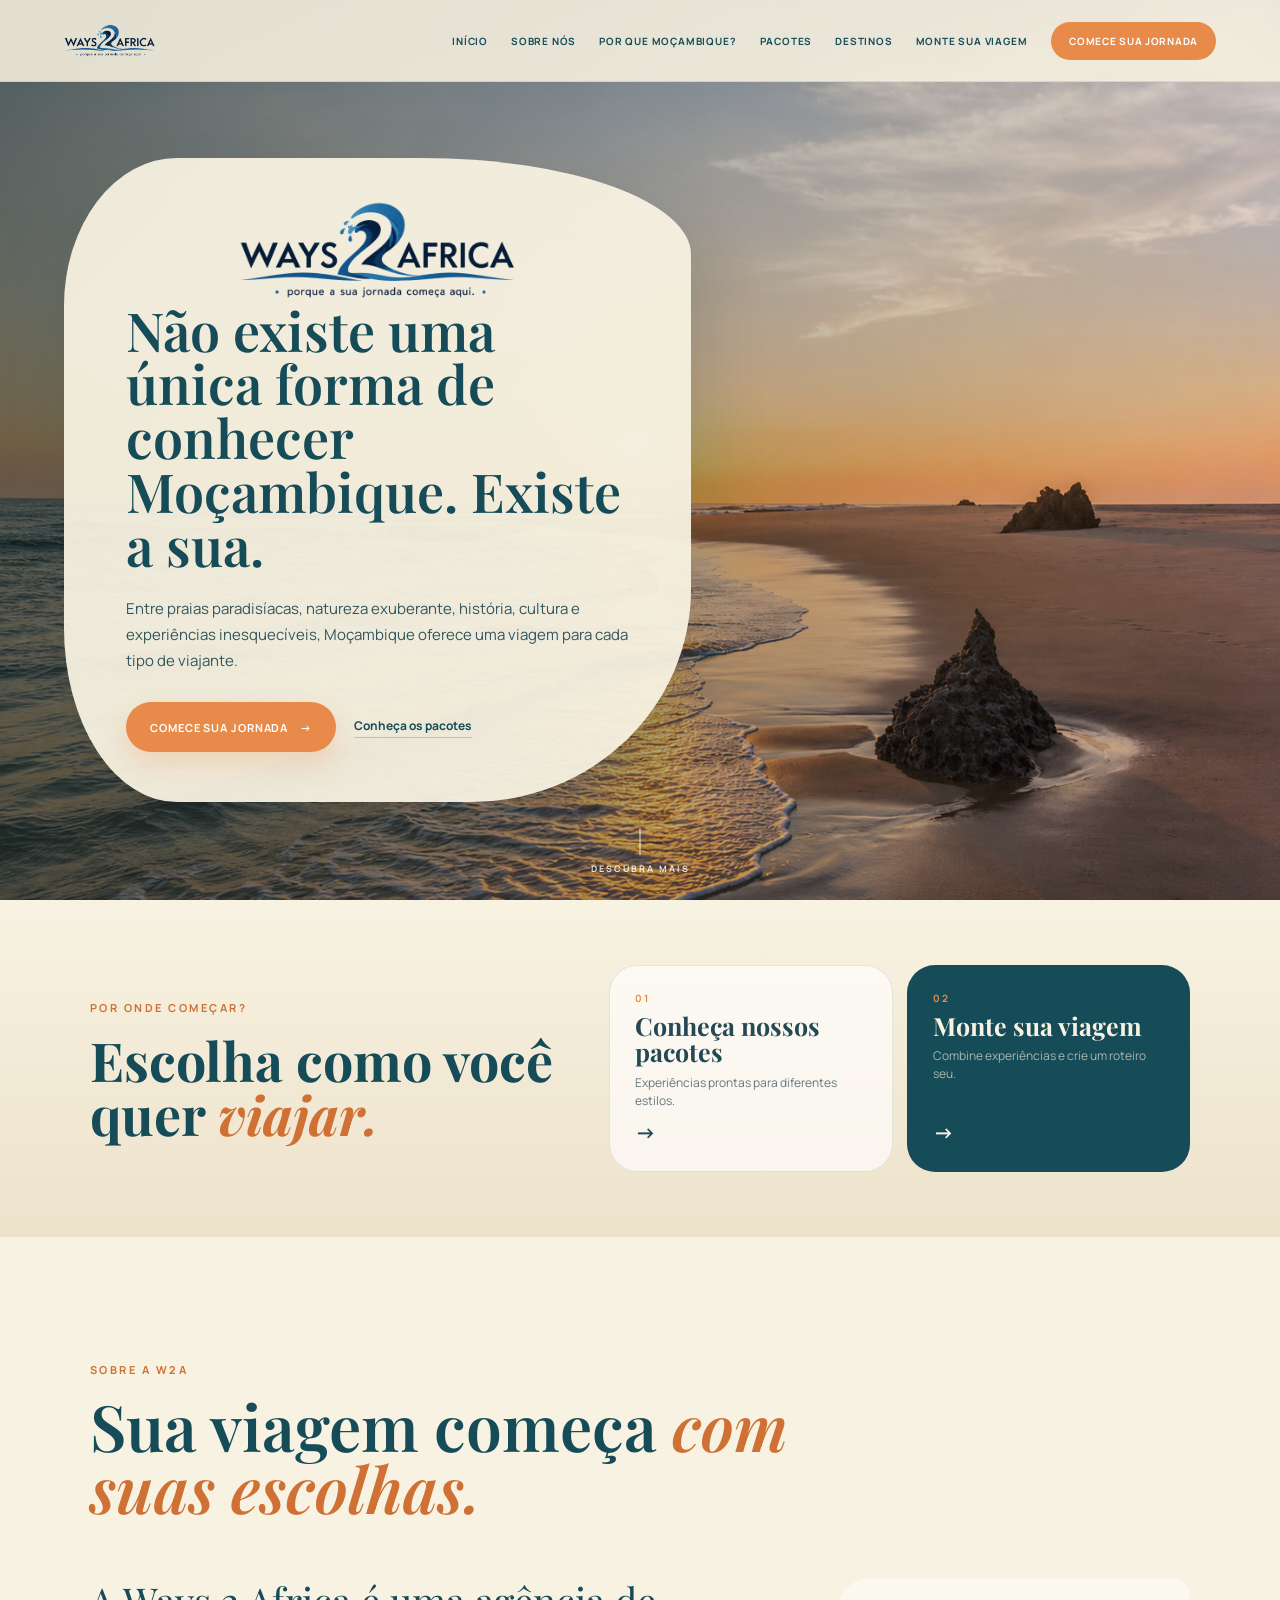
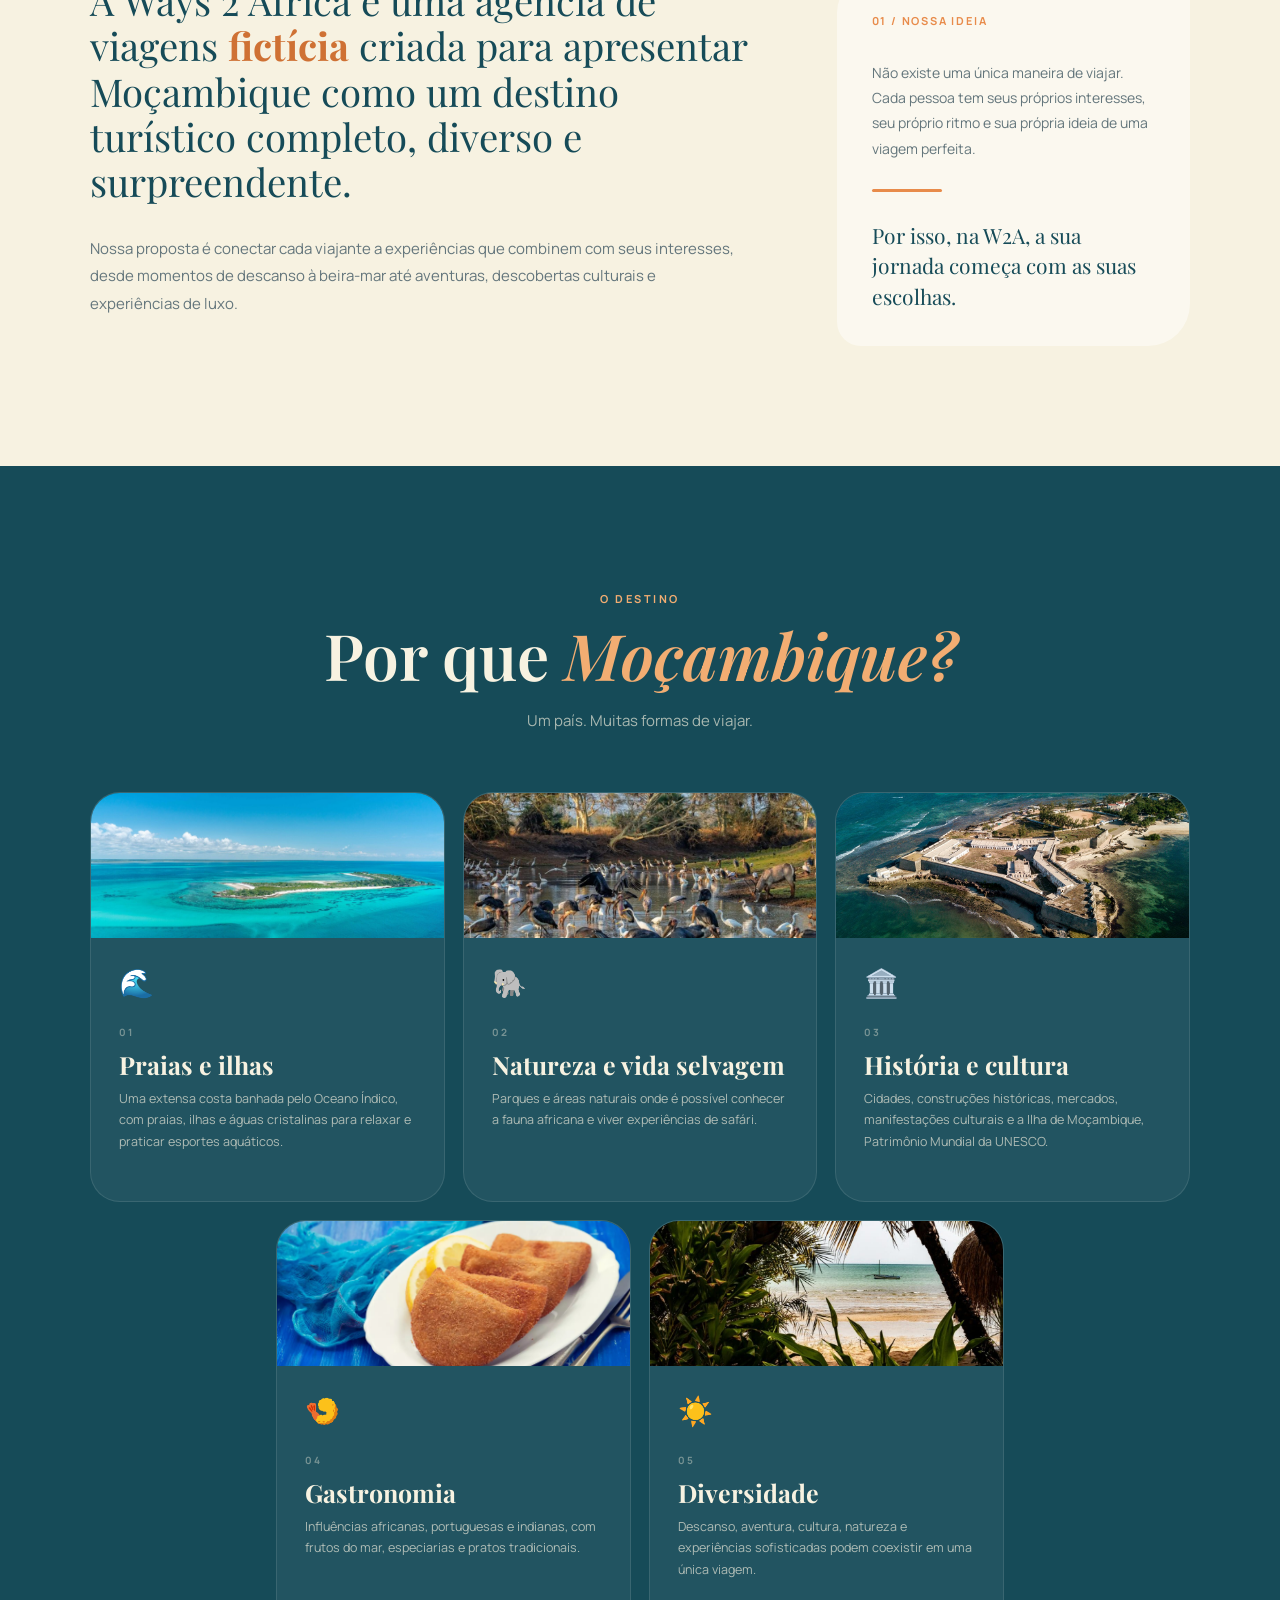
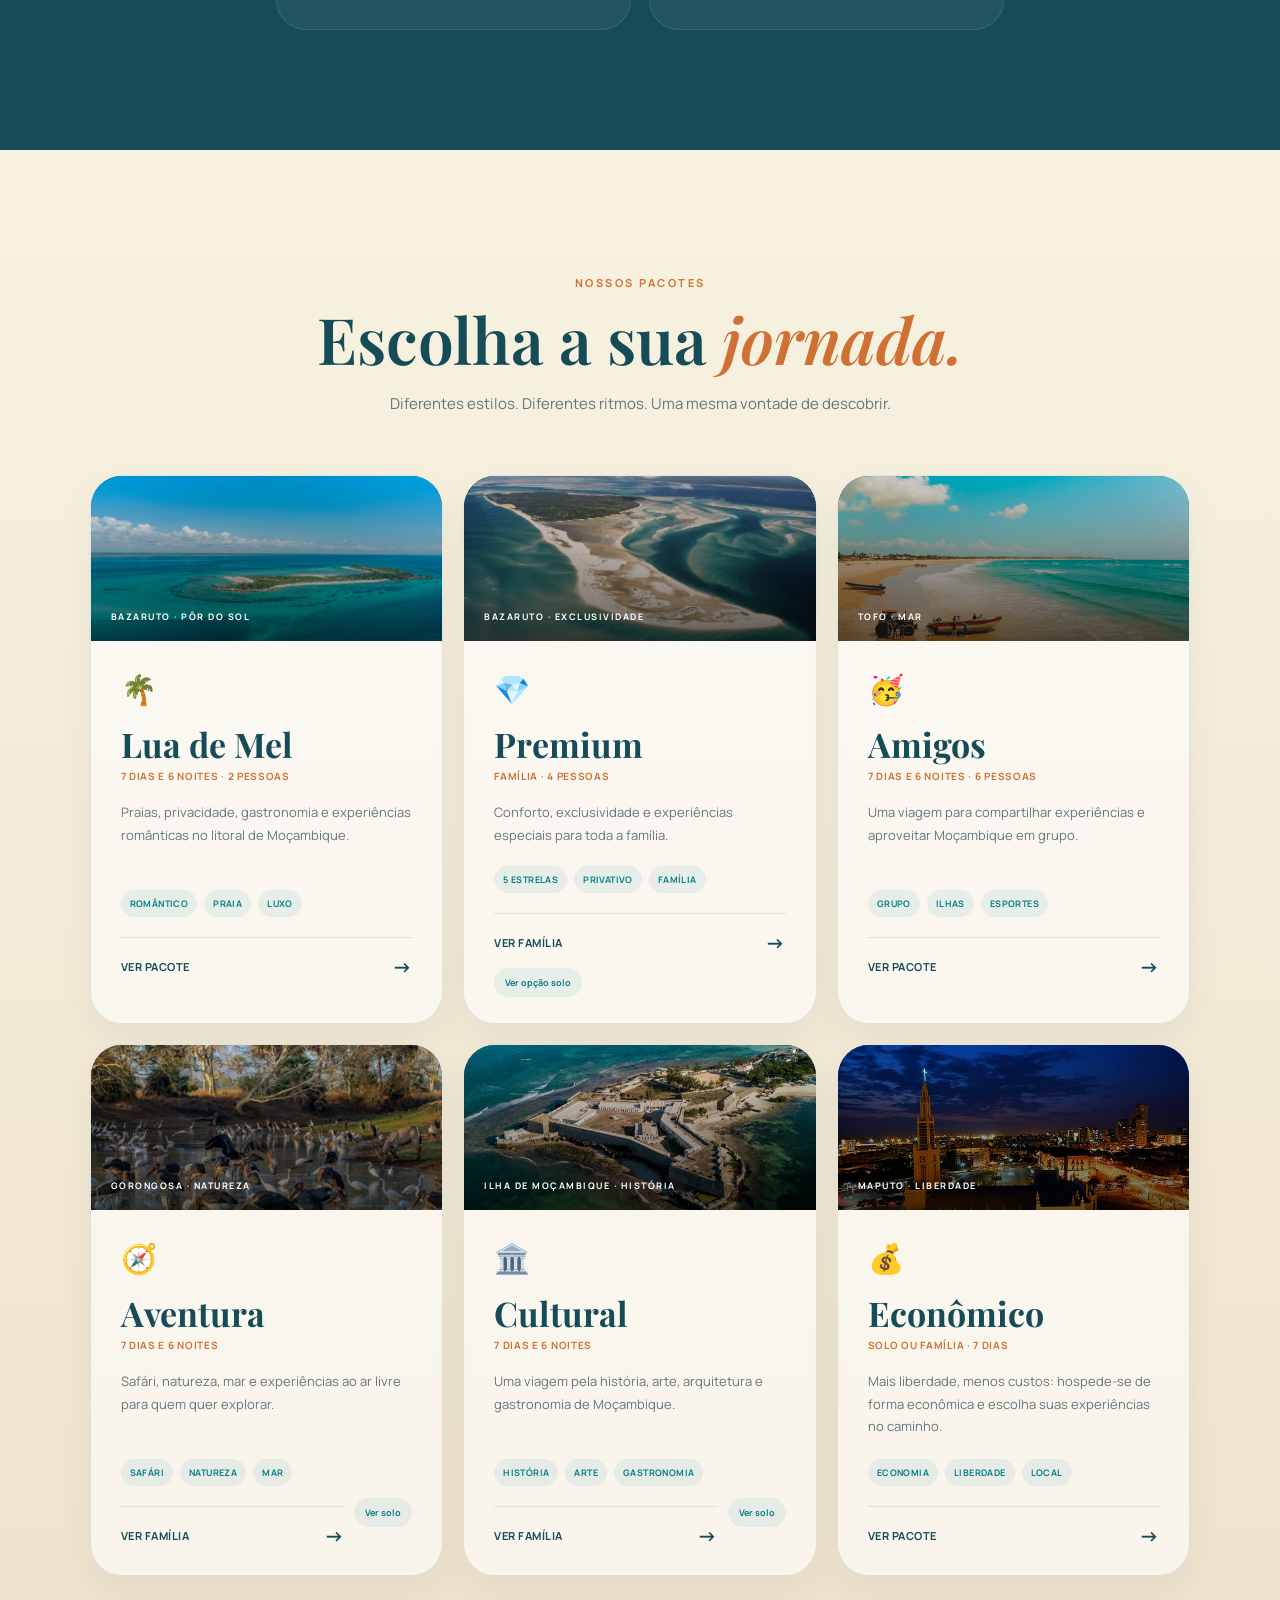
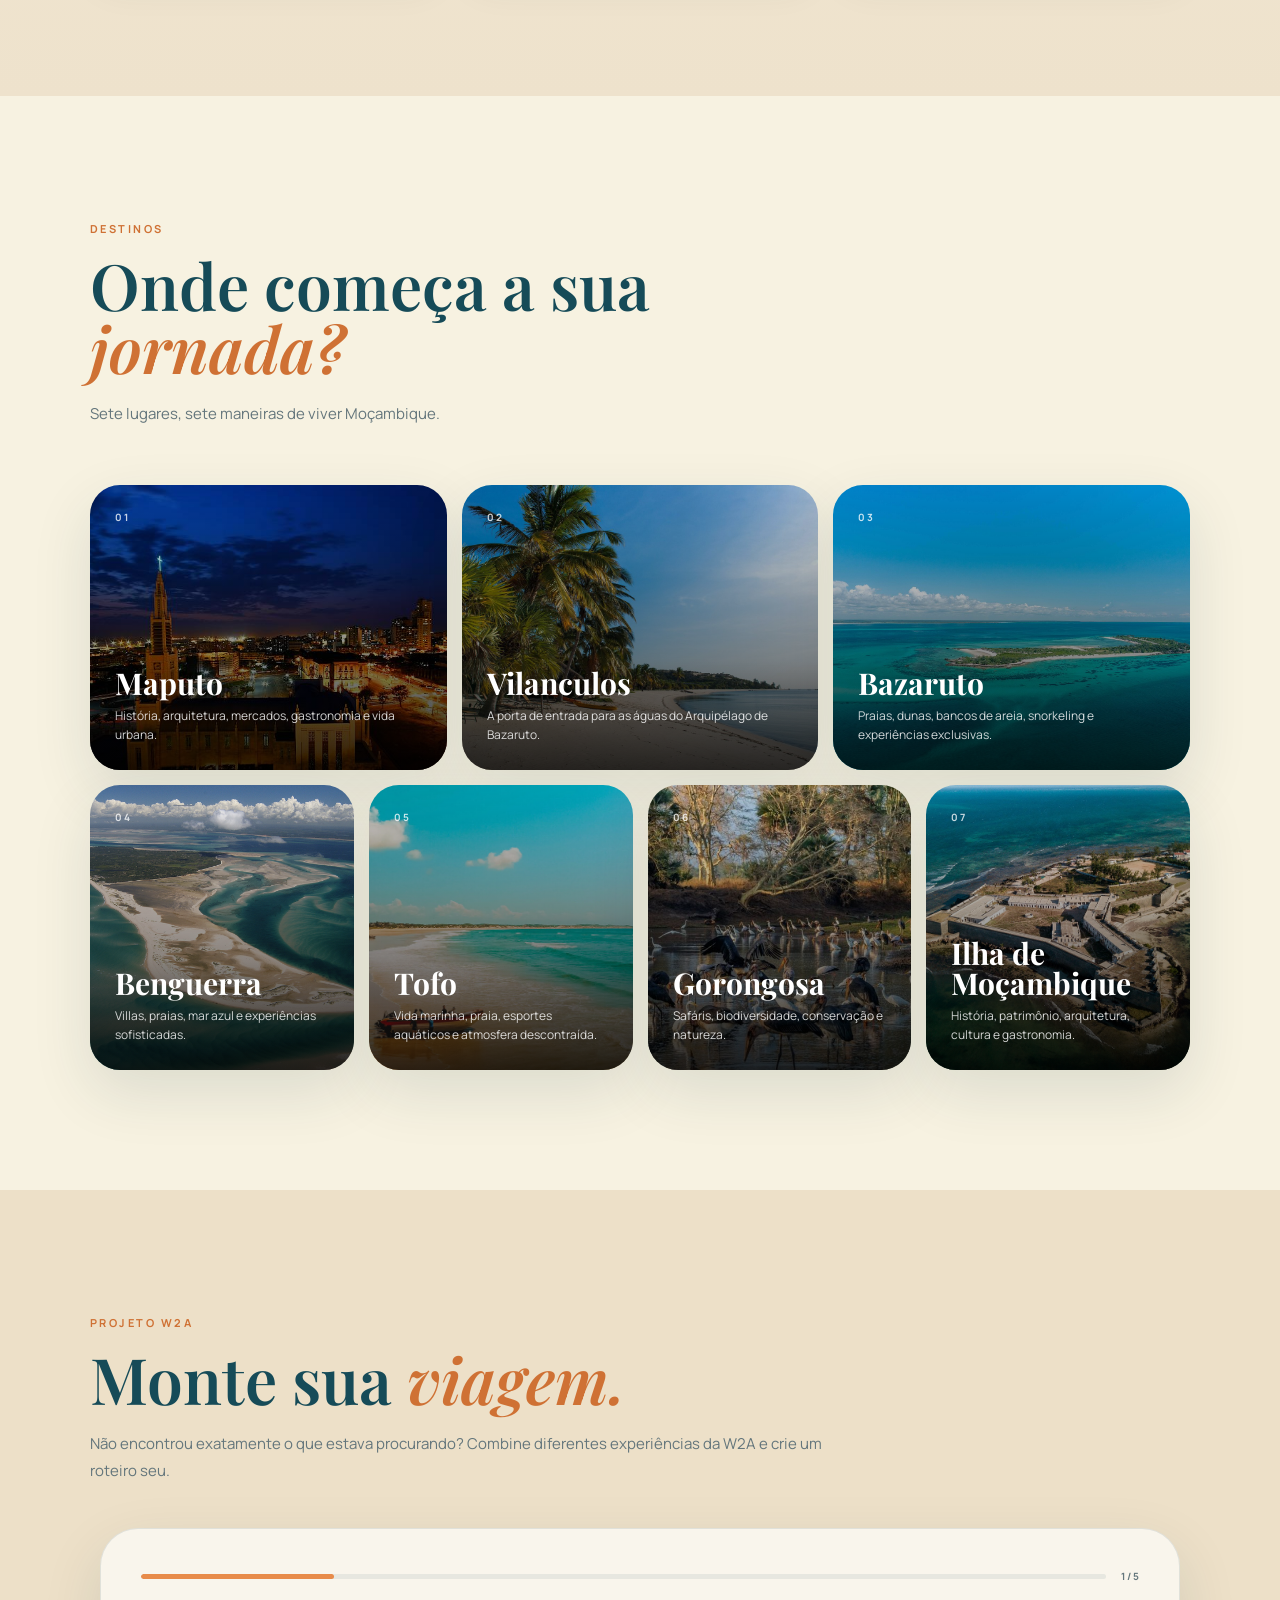
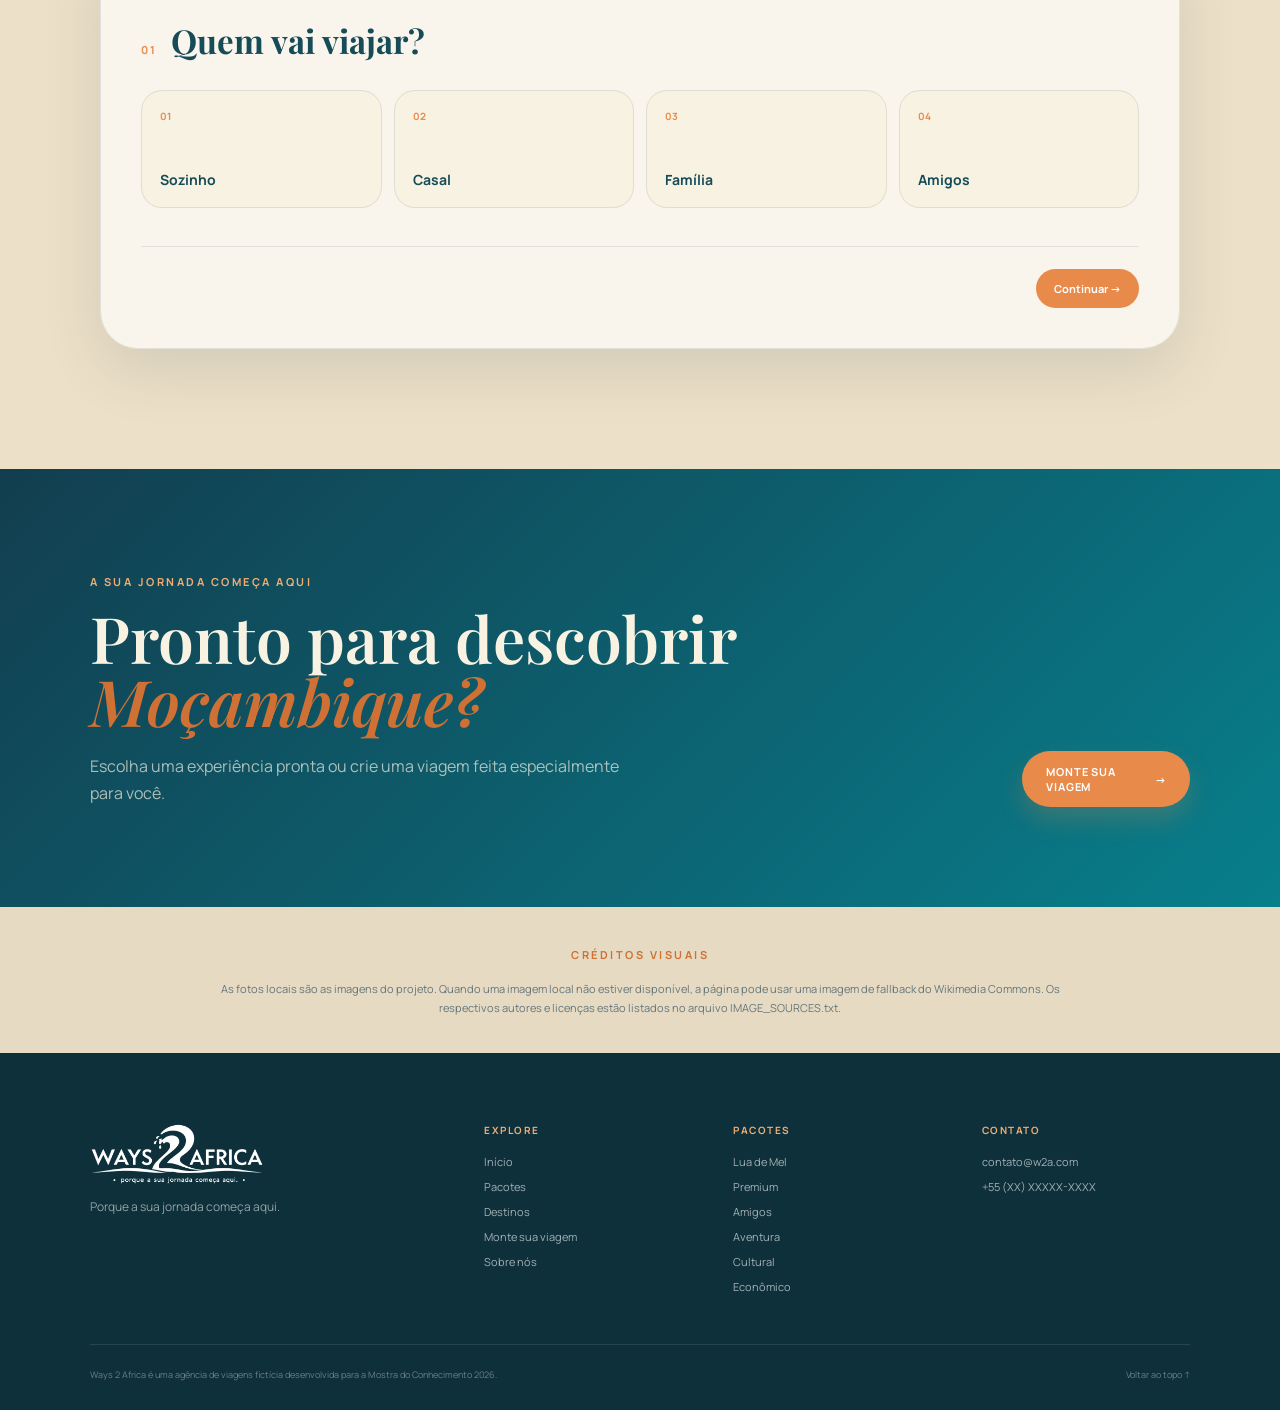
<file: index.html>
<!DOCTYPE html>
<html lang="pt-BR">
<head>
    <meta charset="UTF-8">
    <meta name="viewport" content="width=device-width, initial-scale=1.0">
    <meta name="description" content="Ways 2 Africa: experiências e viagens personalizadas em Moçambique.">
    <title>Ways 2 Africa | Sua jornada começa aqui</title>
    <link rel="stylesheet" href="./static/css/style.css">
</head>
<body>
<header class="site-header" id="top">
    <a class="nav-logo" href="#inicio" aria-label="Ways 2 Africa - início">
        <img src="./static/images/ways2africa-logo.png" alt="Ways 2 Africa">
    </a>
    <nav class="desktop-nav" aria-label="Navegação principal">
        <a href="#inicio">Início</a>
        <a href="#sobre">Sobre nós</a>
        <a href="#porque">Por que Moçambique?</a>
        <a href="#pacotes">Pacotes</a>
        <a href="#destinos">Destinos</a>
        <a href="#montar">Monte sua viagem</a>
    </nav>
    <a class="nav-cta" href="#montar">Comece sua jornada</a>
    <button class="mobile-menu-button" id="mobileMenuButton" aria-label="Abrir menu" aria-expanded="false">☰</button>
</header>
<div class="mobile-menu" id="mobileMenu">
    <a href="#inicio">Início</a>
    <a href="#sobre">Sobre nós</a>
    <a href="#porque">Por que Moçambique?</a>
    <a href="#pacotes">Pacotes</a>
    <a href="#destinos">Destinos</a>
    <a href="#montar">Monte sua viagem</a>
</div>

<main>
<section class="hero" id="inicio">
    <img
        class="hero-background"
        src="./static/images/bazaruto-sunset.png"
        alt=""
        aria-hidden="true"
    >
    <div class="hero-overlay" aria-hidden="true"></div>

    <div class="hero-content reveal-now">
        <div class="hero-logo-wrap">
            <img class="hero-logo" src="./static/images/ways2africa-logo.png" alt="Ways 2 Africa">
        </div>
        <h1>Não existe uma única forma de conhecer Moçambique. Existe a sua.</h1>
        <p class="hero-description">Entre praias paradisíacas, natureza exuberante, história, cultura e experiências inesquecíveis, Moçambique oferece uma viagem para cada tipo de viajante.</p>
        <div class="hero-actions">
            <a class="hero-button" href="#jornada">COMECE SUA JORNADA <span>→</span></a>
            <a class="hero-link" href="#pacotes">Conheça os pacotes</a>
        </div>
    </div>
    <div class="hero-scroll"><span></span><p>DESCUBRA MAIS</p></div>
</section>

<section class="journey-panel section-slim" id="jornada">
    <div class="journey-choice reveal">
        <div>
            <span class="eyebrow">POR ONDE COMEÇAR?</span>
            <h2>Escolha como você quer <em>viajar.</em></h2>
        </div>
        <div class="journey-buttons">
            <a class="journey-card" href="#pacotes"><span>01</span><strong>Conheça nossos pacotes</strong><small>Experiências prontas para diferentes estilos.</small><b>→</b></a>
            <a class="journey-card featured" href="#montar"><span>02</span><strong>Monte sua viagem</strong><small>Combine experiências e crie um roteiro seu.</small><b>→</b></a>
        </div>
    </div>
</section>

<section class="section section-about" id="sobre">
    <div class="section-heading reveal">
        <span class="eyebrow">SOBRE A W2A</span>
        <h2>Sua viagem começa <em>com suas escolhas.</em></h2>
    </div>
    <div class="about-grid">
        <div class="about-main reveal">
            <p class="large-copy">A Ways 2 Africa é uma agência de viagens <strong>fictícia</strong> criada para apresentar Moçambique como um destino turístico completo, diverso e surpreendente.</p>
            <p>Nossa proposta é conectar cada viajante a experiências que combinem com seus interesses, desde momentos de descanso à beira-mar até aventuras, descobertas culturais e experiências de luxo.</p>
        </div>
        <div class="about-side reveal">
            <div class="about-number">01 / NOSSA IDEIA</div>
            <p>Não existe uma única maneira de viajar. Cada pessoa tem seus próprios interesses, seu próprio ritmo e sua própria ideia de uma viagem perfeita.</p>
            <div class="about-line"></div>
            <p class="about-highlight">Por isso, na W2A, a sua jornada começa com as suas escolhas.</p>
        </div>
    </div>
</section>

<section class="section section-why" id="porque">
    <div class="section-heading centered reveal">
        <span class="eyebrow">O DESTINO</span>
        <h2>Por que <em>Moçambique?</em></h2>
        <p>Um país. Muitas formas de viajar.</p>
    </div>

    <div class="reasons-grid">
        <article class="reason-card reveal">
            <div class="reason-photo">
                <img src="./static/images/bazaruto.jpg"
                     alt="Praia e águas do Arquipélago de Bazaruto">
            </div>
            <div class="reason-copy"><div class="reason-icon">🌊</div><span>01</span><h3>Praias e ilhas</h3><p>Uma extensa costa banhada pelo Oceano Índico, com praias, ilhas e águas cristalinas para relaxar e praticar esportes aquáticos.</p></div>
        </article>

        <article class="reason-card reveal">
            <div class="reason-photo">
                <img src="./static/images/gorongosa-3.jpg"
                     alt="Paisagem do Parque Nacional da Gorongosa">
            </div>
            <div class="reason-copy"><div class="reason-icon">🐘</div><span>02</span><h3>Natureza e vida selvagem</h3><p>Parques e áreas naturais onde é possível conhecer a fauna africana e viver experiências de safári.</p></div>
        </article>

        <article class="reason-card reveal">
            <div class="reason-photo">
                <img src="./static/images/ilha-mocambique.jpg"
                     alt="Ilha de Moçambique">
            </div>
            <div class="reason-copy"><div class="reason-icon">🏛️</div><span>03</span><h3>História e cultura</h3><p>Cidades, construções históricas, mercados, manifestações culturais e a Ilha de Moçambique, Patrimônio Mundial da UNESCO.</p></div>
        </article>

        <article class="reason-card reveal">
            <div class="reason-photo">
                <img src="./static/images/comida-2.jpg"
                     alt="Prato de frutos do mar de Moçambique">
            </div>
            <div class="reason-copy"><div class="reason-icon">🍤</div><span>04</span><h3>Gastronomia</h3><p>Influências africanas, portuguesas e indianas, com frutos do mar, especiarias e pratos tradicionais.</p></div>
        </article>

        <article class="reason-card reveal">
            <div class="reason-photo">
                <img src="./static/images/natureza-praia.jpg"
                     alt="Paisagem costeira de Moçambique">
            </div>
            <div class="reason-copy"><div class="reason-icon">☀️</div><span>05</span><h3>Diversidade</h3><p>Descanso, aventura, cultura, natureza e experiências sofisticadas podem coexistir em uma única viagem.</p></div>
        </article>
    </div>
</section>

<section class="section section-packages" id="pacotes">
    <div class="section-heading centered reveal">
        <span class="eyebrow">NOSSOS PACOTES</span>
        <h2>Escolha a sua <em>jornada.</em></h2>
        <p>Diferentes estilos. Diferentes ritmos. Uma mesma vontade de descobrir.</p>
    </div>
    <div class="packages-grid">
        <article class="package-card reveal package-love">
            <div class="package-image package-image-love">
                <img src="./static/images/bazaruto.jpg"
                     alt="Arquipélago de Bazaruto">
                <span>BAZARUTO · PÔR DO SOL</span>
            </div>
            <div class="package-body"><div class="package-icon">🌴</div><h3>Lua de Mel</h3><p class="package-duration">7 dias e 6 noites · 2 pessoas</p><p>Praias, privacidade, gastronomia e experiências românticas no litoral de Moçambique.</p><div class="package-tags"><span>Romântico</span><span>Praia</span><span>Luxo</span></div><button class="package-button" data-package="lua">Ver pacote <span>→</span></button></div>
        </article>
        <article class="package-card reveal package-premium">
            <div class="package-image package-image-premium">
                <img src="./static/images/benguerra.jpg"
                     alt="Ilha de Benguerra">
                <span>BAZARUTO · EXCLUSIVIDADE</span>
            </div>
            <div class="package-body"><div class="package-icon">💎</div><h3>Premium</h3><p class="package-duration">Família · 4 pessoas</p><p>Conforto, exclusividade e experiências especiais para toda a família.</p><div class="package-tags"><span>5 estrelas</span><span>Privativo</span><span>Família</span></div><button class="package-button" data-package="premium-family">Ver família <span>→</span></button><button class="package-mini-button" data-package="premium-solo">Ver opção solo</button></div>
        </article>
        <article class="package-card reveal package-friends">
            <div class="package-image package-image-friends">
                <img src="./static/images/tofo.jpg"
                     alt="Praia de Tofo">
                <span>TOFO · MAR</span>
            </div>
            <div class="package-body"><div class="package-icon">🥳</div><h3>Amigos</h3><p class="package-duration">7 dias e 6 noites · 6 pessoas</p><p>Uma viagem para compartilhar experiências e aproveitar Moçambique em grupo.</p><div class="package-tags"><span>Grupo</span><span>Ilhas</span><span>Esportes</span></div><button class="package-button" data-package="amigos">Ver pacote <span>→</span></button></div>
        </article>
        <article class="package-card reveal package-adventure">
            <div class="package-image package-image-adventure">
                <img src="./static/images/gorongosa-3.jpg"
                     alt="Parque Nacional da Gorongosa">
                <span>GORONGOSA · NATUREZA</span>
            </div>
            <div class="package-body"><div class="package-icon">🧭</div><h3>Aventura</h3><p class="package-duration">7 dias e 6 noites</p><p>Safári, natureza, mar e experiências ao ar livre para quem quer explorar.</p><div class="package-tags"><span>Safári</span><span>Natureza</span><span>Mar</span></div><div class="package-actions"><button class="package-button" data-package="aventura-family">Ver família <span>→</span></button><button class="package-mini-button" data-package="aventura-solo">Ver solo</button></div></div>
        </article>
        <article class="package-card reveal package-cultural">
            <div class="package-image package-image-cultural">
                <img src="./static/images/ilha-mocambique.jpg"
                     alt="Ilha de Moçambique">
                <span>ILHA DE MOÇAMBIQUE · HISTÓRIA</span>
            </div>
            <div class="package-body"><div class="package-icon">🏛️</div><h3>Cultural</h3><p class="package-duration">7 dias e 6 noites</p><p>Uma viagem pela história, arte, arquitetura e gastronomia de Moçambique.</p><div class="package-tags"><span>História</span><span>Arte</span><span>Gastronomia</span></div><div class="package-actions"><button class="package-button" data-package="cultural-family">Ver família <span>→</span></button><button class="package-mini-button" data-package="cultural-solo">Ver solo</button></div></div>
        </article>
        <article class="package-card reveal package-budget">
            <div class="package-image package-image-budget">
                <img src="./static/images/maputo.jpg"
                     alt="Maputo">
                <span>MAPUTO · LIBERDADE</span>
            </div>
            <div class="package-body"><div class="package-icon">💰</div><h3>Econômico</h3><p class="package-duration">Solo ou família · 7 dias</p><p>Mais liberdade, menos custos: hospede-se de forma econômica e escolha suas experiências no caminho.</p><div class="package-tags"><span>Economia</span><span>Liberdade</span><span>Local</span></div><button class="package-button" data-package="economico">Ver pacote <span>→</span></button></div>
        </article>
    </div>
</section>

<section class="section section-destinations" id="destinos">
    <div class="section-heading reveal"><span class="eyebrow">DESTINOS</span><h2>Onde começa a sua <em>jornada?</em></h2><p>Sete lugares, sete maneiras de viver Moçambique.</p></div>
    <div class="destinations-grid">
        <article class="destination-card destination-maputo reveal">
            <img src="./static/images/maputo.jpg" alt="Maputo">
            <span>01</span><div><h3>Maputo</h3><p>História, arquitetura, mercados, gastronomia e vida urbana.</p></div>
        </article>
        <article class="destination-card destination-vilanculos reveal">
            <img src="./static/images/vilanculos.jpg" alt="Vilanculos">
            <span>02</span><div><h3>Vilanculos</h3><p>A porta de entrada para as águas do Arquipélago de Bazaruto.</p></div>
        </article>
        <article class="destination-card destination-bazaruto reveal">
            <img src="./static/images/bazaruto.jpg" alt="Arquipélago de Bazaruto">
            <span>03</span><div><h3>Bazaruto</h3><p>Praias, dunas, bancos de areia, snorkeling e experiências exclusivas.</p></div>
        </article>
        <article class="destination-card destination-benguerra reveal">
            <img src="./static/images/benguerra.jpg" alt="Ilha de Benguerra">
            <span>04</span><div><h3>Benguerra</h3><p>Villas, praias, mar azul e experiências sofisticadas.</p></div>
        </article>
        <article class="destination-card destination-tofo reveal">
            <img src="./static/images/tofo.jpg" alt="Praia de Tofo">
            <span>05</span><div><h3>Tofo</h3><p>Vida marinha, praia, esportes aquáticos e atmosfera descontraída.</p></div>
        </article>
        <article class="destination-card destination-gorongosa reveal">
            <img src="./static/images/gorongosa-3.jpg" alt="Parque Nacional da Gorongosa">
            <span>06</span><div><h3>Gorongosa</h3><p>Safáris, biodiversidade, conservação e natureza.</p></div>
        </article>
        <article class="destination-card destination-ilha reveal">
            <img src="./static/images/ilha-mocambique.jpg" alt="Ilha de Moçambique">
            <span>07</span><div><h3>Ilha de Moçambique</h3><p>História, patrimônio, arquitetura, cultura e gastronomia.</p></div>
        </article>
    </div>
</section>

<section class="section section-builder" id="montar">
    <div class="builder-intro reveal"><span class="eyebrow">PROJETO W2A</span><h2>Monte sua <em>viagem.</em></h2><p>Não encontrou exatamente o que estava procurando? Combine diferentes experiências da W2A e crie um roteiro seu.</p></div>
    <div class="trip-builder reveal">
        <div class="builder-progress"><div class="progress-track"><span id="progressFill"></span></div><span id="progressText">1 / 5</span></div>
        <div class="builder-step active" data-step="1"><div class="step-head"><span>01</span><h3>Quem vai viajar?</h3></div><div class="choice-grid"><button class="choice-button" data-value="Sozinho"><strong>01</strong><span>Sozinho</span></button><button class="choice-button" data-value="Casal"><strong>02</strong><span>Casal</span></button><button class="choice-button" data-value="Família"><strong>03</strong><span>Família</span></button><button class="choice-button" data-value="Amigos"><strong>04</strong><span>Amigos</span></button></div></div>
        <div class="builder-step" data-step="2"><div class="step-head"><span>02</span><h3>Quantas pessoas?</h3></div><div class="people-counter"><button class="counter-button" id="decreasePeople">−</button><strong id="peopleCount">1</strong><button class="counter-button" id="increasePeople">+</button></div></div>
        <div class="builder-step" data-step="3"><div class="step-head"><span>03</span><h3>O que você quer fazer?</h3></div><p class="step-description">Escolha uma ou mais experiências.</p><div class="experience-grid"><button class="experience-button" data-experience="Praias e ilhas">🌊<span>Praias e ilhas</span></button><button class="experience-button" data-experience="Aventura">🧭<span>Aventura</span></button><button class="experience-button" data-experience="Safári">🐘<span>Safári</span></button><button class="experience-button" data-experience="Cultura e história">🏛️<span>Cultura e história</span></button><button class="experience-button" data-experience="Gastronomia">🍤<span>Gastronomia</span></button><button class="experience-button" data-experience="Luxo e relaxamento">✨<span>Luxo e relaxamento</span></button><button class="experience-button" data-experience="Esportes aquáticos">🏄<span>Esportes aquáticos</span></button></div></div>
        <div class="builder-step" data-step="4"><div class="step-head"><span>04</span><h3>Quanto tempo você quer viajar?</h3></div><div class="choice-grid duration-grid"><button class="choice-button" data-value="3 dias">3 dias</button><button class="choice-button" data-value="5 dias">5 dias</button><button class="choice-button" data-value="7 dias">7 dias</button><button class="choice-button" data-value="10 dias">10 dias</button><button class="choice-button" data-value="Personalizado">Personalizado</button></div></div>
        <div class="builder-step" data-step="5"><div class="step-head"><span>05</span><h3>Qual é o seu orçamento?</h3></div><div class="budget-options"><button class="budget-button" data-budget="Econômico"><strong>Econômico</strong><span>Priorize liberdade e experiências locais.</span></button><button class="budget-button" data-budget="Intermediário"><strong>Intermediário</strong><span>Conforto com experiências selecionadas.</span></button><button class="budget-button" data-budget="Premium"><strong>Premium</strong><span>Hospedagem e experiências exclusivas.</span></button></div></div>
        <div class="builder-result" id="builderResult"><span class="eyebrow">SUA JORNADA W2A ESTÁ PRONTA</span><h3>Sua viagem foi desenhada.</h3><div class="result-grid"><div><span>Viajantes</span><strong id="resultPeople">—</strong></div><div><span>Experiências</span><strong id="resultExperiences">—</strong></div><div><span>Duração</span><strong id="resultDuration">—</strong></div><div><span>Orçamento</span><strong id="resultBudget">—</strong></div></div><div class="result-route"><span>ROTA SUGERIDA</span><strong id="resultRoute">Maputo → Bazaruto → Tofo</strong><p id="resultText">Uma combinação equilibrada de mar, cultura e experiências locais.</p></div><div class="result-price"><span>ESTIMATIVA SIMULADA</span><strong id="resultPrice">R$ 11.500</strong><small>Valor ilustrativo para o projeto. Não representa uma cotação real.</small></div><div class="result-actions"><a href="#pacotes" class="hero-button">EXPLORAR PACOTES <span>→</span></a><button class="secondary-button" id="restartBuilder">REFAZER VIAGEM</button></div></div>
        <div class="builder-navigation"><button class="builder-back" id="builderBack">← Voltar</button><button class="builder-next" id="builderNext">Continuar →</button></div>
    </div>
</section>

<section class="final-cta reveal"><div><span class="eyebrow">A SUA JORNADA COMEÇA AQUI</span><h2>Pronto para descobrir <em>Moçambique?</em></h2><p>Escolha uma experiência pronta ou crie uma viagem feita especialmente para você.</p></div><a class="hero-button" href="#montar">MONTE SUA VIAGEM <span>→</span></a></section>
</main>

<div class="package-modal" id="packageModal" aria-hidden="true"><div class="modal-overlay" id="modalOverlay"></div><article class="modal-content"><button class="modal-close" id="modalClose" aria-label="Fechar">×</button><div id="modalBody"></div></article></div>


<section class="image-credits section-slim" id="creditos-imagens">
    <div class="image-credits-inner">
        <span class="eyebrow">CRÉDITOS VISUAIS</span>
        <p>As fotos locais são as imagens do projeto. Quando uma imagem local não estiver disponível, a página pode usar uma imagem de fallback do Wikimedia Commons. Os respectivos autores e licenças estão listados no arquivo IMAGE_SOURCES.txt.</p>
    </div>
</section>

<footer class="site-footer">
    <div class="footer-main">
        <div class="footer-brand"><img src="./static/images/ways2africa-logo.png" alt="Ways 2 Africa"><p>Porque a sua jornada começa aqui.</p></div>
        <div class="footer-column"><h4>Explore</h4><a href="#inicio">Início</a><a href="#pacotes">Pacotes</a><a href="#destinos">Destinos</a><a href="#montar">Monte sua viagem</a><a href="#sobre">Sobre nós</a></div>
        <div class="footer-column"><h4>Pacotes</h4><a href="#pacotes">Lua de Mel</a><a href="#pacotes">Premium</a><a href="#pacotes">Amigos</a><a href="#pacotes">Aventura</a><a href="#pacotes">Cultural</a><a href="#pacotes">Econômico</a></div>
        <div class="footer-column"><h4>Contato</h4><a href="mailto:contato@w2a.com">contato@w2a.com</a><a href="tel:+5500000000000">+55 (XX) XXXXX-XXXX</a></div>
    </div>
    <div class="footer-bottom"><p>Ways 2 Africa é uma agência de viagens fictícia desenvolvida para a Mostra do Conhecimento 2026.</p><a href="#top">Voltar ao topo ↑</a></div>
</footer>

<script src="./static/js/script.js"></script>
</body>
</html>
</file>
<file: static/css/style.css>
@import url('https://fonts.googleapis.com/css2?family=Cormorant+Garamond:wght@500;600;700&family=Manrope:wght@400;500;600;700&family=Playfair+Display:ital,wght@0,600;0,700;1,600;1,700&display=swap');

:root{--cream:#f7f2e1;--cream2:#eee3cd;--teal:#087f8c;--deep:#164b58;--navy:#103946;--orange:#e88b4a;--orange2:#cf7134;--text:#244954;--muted:#64767c;--white:#fffdf8;--line:rgba(18,64,74,.11);--shadow:0 22px 60px rgba(24,61,66,.12)}
*{margin:0;padding:0;box-sizing:border-box}html{scroll-behavior:smooth;scroll-padding-top:90px}body{font-family:'Manrope',sans-serif;background:var(--cream);color:var(--text);overflow-x:hidden}a,button{font-family:inherit}button{border:0}a{color:inherit}img{display:block;max-width:100%}
.section{padding:120px 7vw}.section-slim{padding:65px 7vw}.eyebrow{display:inline-block;margin-bottom:18px;color:var(--orange2);font-size:11px;font-weight:700;letter-spacing:2.5px;text-transform:uppercase}.section-heading{max-width:760px;margin-bottom:58px}.section-heading.centered{margin-left:auto;margin-right:auto;text-align:center}.section-heading h2,.builder-intro h2,.final-cta h2{font-family:'Playfair Display',Georgia,serif;font-size:clamp(42px,5vw,72px);line-height:.98;font-weight:600;color:var(--deep)}.section-heading h2 em,.builder-intro h2 em,.final-cta h2 em{color:var(--orange2);font-style:italic}.section-heading>p,.builder-intro>p{margin-top:20px;color:var(--muted);font-size:15px;line-height:1.8}
.site-header{position:fixed;z-index:1000;top:0;left:0;right:0;height:82px;display:flex;align-items:center;padding:0 5vw;background:rgba(247,242,225,.88);backdrop-filter:blur(16px);border-bottom:1px solid var(--line)}.nav-logo{width:92px;flex:none}.nav-logo img{width:100%}.desktop-nav{display:flex;align-items:center;gap:clamp(14px,1.8vw,29px);margin-left:auto}.desktop-nav a{position:relative;text-decoration:none;color:var(--deep);font-size:10px;font-weight:700;letter-spacing:.8px;text-transform:uppercase}.desktop-nav a:after{content:"";position:absolute;left:0;right:100%;bottom:-7px;height:2px;background:var(--orange);transition:right .25s}.desktop-nav a:hover:after{right:0}.nav-cta{margin-left:24px;padding:12px 18px;border-radius:999px;background:var(--orange);color:#fff;text-decoration:none;font-size:10px;font-weight:700;letter-spacing:.7px;text-transform:uppercase;transition:.25s}.nav-cta:hover{transform:translateY(-2px);background:var(--orange2)}.mobile-menu-button{display:none;margin-left:auto;width:44px;height:44px;border-radius:50%;background:var(--deep);color:#fff;font-size:21px;cursor:pointer}.mobile-menu{display:none}
.hero{position:relative;min-height:100vh;padding:130px 5vw 70px;display:flex;align-items:center;overflow:hidden;background:#183d47}.hero-background{position:absolute;inset:0;width:100%;height:100%;object-fit:cover;object-position:center;z-index:0}.hero-overlay{position:absolute;inset:0;z-index:1;background:linear-gradient(90deg,rgba(20,40,35,.58),rgba(20,40,35,.06))}.hero:before{content:"";position:absolute;z-index:1;inset:0;background:radial-gradient(circle at 75% 40%,rgba(255,192,112,.14),transparent 34%);pointer-events:none}.hero-content{position:relative;z-index:2;width:min(700px,49vw);min-width:545px;padding:42px 62px 50px;background:rgba(247,242,225,.95);border-radius:18% 43% 35% 18%/23% 15% 33% 27%;box-shadow:0 30px 75px rgba(15,44,52,.2)}.hero-logo-wrap{text-align:center;margin-bottom:3px}.hero-logo{width:280px;max-width:78%;margin:0 auto}.hero h1{max-width:590px;margin:0 auto 24px;color:var(--deep);font-family:'Playfair Display',Georgia,serif;font-size:clamp(42px,4.2vw,60px);line-height:1;font-weight:600}.hero-description{max-width:560px;margin-bottom:28px;color:#315660;font-size:15px;line-height:1.75}.hero-actions{display:flex;align-items:center;gap:18px;flex-wrap:wrap}.hero-button{display:inline-flex;align-items:center;justify-content:center;gap:12px;min-height:50px;padding:13px 24px;border-radius:999px;background:var(--orange);color:#fff;text-decoration:none;font-size:11px;font-weight:700;letter-spacing:.9px;text-transform:uppercase;cursor:pointer;box-shadow:0 12px 26px rgba(232,139,74,.23);transition:.25s}.hero-button:hover{transform:translateY(-3px);background:var(--orange2)}.hero-link{color:var(--deep);font-size:12px;font-weight:700;text-decoration:none;border-bottom:1px solid rgba(22,75,88,.25);padding-bottom:3px}.hero-scroll{position:absolute;z-index:3;bottom:25px;left:50%;transform:translateX(-50%);display:flex;flex-direction:column;align-items:center;gap:7px;color:#fff;opacity:.85}.hero-scroll span{width:1px;height:27px;background:#fff}.hero-scroll p{font-size:9px;font-weight:700;letter-spacing:2px}.reveal{opacity:0;transform:translateY(24px);transition:opacity .7s ease,transform .7s ease}.reveal.visible,.reveal-now{opacity:1;transform:none}
.journey-panel{background:linear-gradient(180deg,#f7f2e1,#eee2cb)}.journey-choice{display:grid;grid-template-columns:1fr 1.25fr;gap:55px;align-items:center}.journey-choice h2{font-family:'Playfair Display',Georgia,serif;font-size:clamp(36px,4.2vw,58px);line-height:1;color:var(--deep)}.journey-choice h2 em{color:var(--orange2);font-style:italic}.journey-buttons{display:grid;grid-template-columns:1fr 1fr;gap:14px}.journey-card{position:relative;min-height:200px;padding:25px;border-radius:28px;background:rgba(255,255,255,.65);border:1px solid var(--line);text-decoration:none;display:flex;flex-direction:column;gap:8px;transition:.25s}.journey-card:hover{transform:translateY(-5px);box-shadow:var(--shadow)}.journey-card.featured{background:var(--deep);color:var(--cream)}.journey-card span{color:var(--orange);font-size:10px;font-weight:700;letter-spacing:2px}.journey-card strong{font-family:'Playfair Display',Georgia,serif;font-size:25px;line-height:1.05}.journey-card small{color:var(--muted);font-size:12px;line-height:1.5;max-width:250px}.journey-card.featured small{color:rgba(247,242,225,.65)}.journey-card b{margin-top:auto;font-size:21px}
.about-grid{display:grid;grid-template-columns:1.3fr .7fr;gap:90px;align-items:start}.about-main .large-copy{margin-bottom:30px;color:var(--deep);font-family:'Playfair Display',Georgia,serif;font-size:clamp(28px,3vw,43px);line-height:1.18}.about-main .large-copy strong{color:var(--orange2)}.about-main>p:not(.large-copy){max-width:700px;color:var(--muted);font-size:15px;line-height:1.85}.about-side{padding:35px;background:rgba(255,255,255,.45);border-radius:34px 18px 42px 24px}.about-number{margin-bottom:32px;color:var(--orange);font-size:11px;font-weight:700;letter-spacing:1.8px}.about-side p{color:var(--muted);font-size:14px;line-height:1.8}.about-line{width:70px;height:3px;margin:28px 0;border-radius:99px;background:var(--orange)}.about-highlight{color:var(--deep)!important;font-family:'Playfair Display',Georgia,serif;font-size:21px!important;line-height:1.45!important}
.section-why{background:var(--deep);color:#fff}.section-why .section-heading h2{color:var(--cream)}.section-why .section-heading h2 em{color:#f2ad72}.section-why .eyebrow{color:#f2ad72}.section-why .section-heading>p{color:rgba(247,242,225,.65)}.reasons-grid{display:grid;grid-template-columns:repeat(6,1fr);gap:18px}.reason-card{grid-column:span 2;min-height:410px;padding:0;border:1px solid rgba(255,255,255,.1);border-radius:30px;background:rgba(255,255,255,.055);overflow:hidden;transition:.28s}.reason-card:nth-child(4){grid-column:2/span 2}.reason-card:nth-child(5){grid-column:4/span 2}.reason-card:hover{transform:translateY(-7px);background:rgba(255,255,255,.09)}.reason-photo{height:145px;overflow:hidden;position:relative}.reason-photo img{width:100%;height:100%;object-fit:cover;transition:transform .5s ease}.reason-card:hover .reason-photo img{transform:scale(1.05)}.reason-copy{padding:25px 28px 28px}.reason-icon{font-size:28px;margin-bottom:18px}.reason-card>div>span,.reason-copy>span{color:rgba(247,242,225,.4);font-size:10px;font-weight:700;letter-spacing:2px}.reason-card h3{margin:10px 0 10px;color:var(--cream);font-family:'Playfair Display',Georgia,serif;font-size:25px;line-height:1.1}.reason-card p{color:rgba(247,242,225,.66);font-size:12.5px;line-height:1.7}
.section-packages{background:linear-gradient(180deg,#f7f2e1,#eee2cc)}.packages-grid{display:grid;grid-template-columns:repeat(3,1fr);gap:20px}.package-card{overflow:hidden;border-radius:32px;background:rgba(255,255,255,.62);border:1px solid var(--line);box-shadow:0 15px 35px rgba(30,60,65,.06);transition:.28s}.package-card:hover{transform:translateY(-8px);box-shadow:0 25px 50px rgba(30,60,65,.11)}.package-image{height:165px;padding:0;display:flex;align-items:flex-end;color:#fff;background-size:cover;background-position:center;position:relative;overflow:hidden}.package-image img{position:absolute;inset:0;width:100%;height:100%;object-fit:cover}.package-image:after{content:"";position:absolute;inset:0;background:linear-gradient(180deg,rgba(0,0,0,.02),rgba(0,0,0,.62))}.package-image span{position:relative;z-index:2;padding:18px 20px;font-size:9px;font-weight:700;letter-spacing:1.5px}.package-image-love,.package-image-premium,.package-image-friends,.package-image-adventure,.package-image-cultural,.package-image-budget{background:var(--deep)}.package-body{padding:28px 30px 26px;display:flex;flex-direction:column;min-height:365px}.package-icon{font-size:29px;margin-bottom:18px}.package-card h3{font-family:'Playfair Display',Georgia,serif;font-size:34px;line-height:1;color:var(--deep);margin-bottom:8px}.package-duration{color:var(--orange2)!important;font-size:10px!important;font-weight:700;letter-spacing:.7px;text-transform:uppercase;margin-bottom:18px!important}.package-body>p:not(.package-duration){color:var(--muted);font-size:13px;line-height:1.72;margin-bottom:20px}.package-tags{display:flex;gap:7px;flex-wrap:wrap;margin-top:auto}.package-tags span{padding:7px 9px;border-radius:999px;background:rgba(8,127,140,.08);color:var(--teal);font-size:9px;font-weight:700;letter-spacing:.4px;text-transform:uppercase}.package-button{display:flex;align-items:center;justify-content:space-between;width:100%;margin-top:20px;padding:15px 0 0;border-top:1px solid var(--line);background:transparent;color:var(--deep);font-size:11px;font-weight:700;letter-spacing:.5px;text-transform:uppercase;cursor:pointer}.package-button span{font-size:20px}.package-button:hover{color:var(--orange2)}.package-mini-button{align-self:flex-start;margin-top:12px;padding:8px 11px;border-radius:999px;background:rgba(8,127,140,.08);color:var(--teal);font-size:9px;font-weight:700;cursor:pointer}.package-actions{display:flex;gap:10px;align-items:center}.package-actions .package-button{flex:1}
.destinations-grid{display:grid;grid-template-columns:repeat(12,1fr);gap:15px}.destination-card{position:relative;min-height:285px;grid-column:span 4;padding:25px;overflow:hidden;border-radius:30px;color:#fff;display:flex;flex-direction:column;justify-content:space-between;box-shadow:var(--shadow);transition:.28s}.destination-card:hover{transform:translateY(-7px)}.destination-card img{position:absolute;inset:0;width:100%;height:100%;object-fit:cover;z-index:0;transition:transform .5s ease}.destination-card:hover img{transform:scale(1.05)}.destination-card:before{content:"";position:absolute;inset:0;z-index:1;background:linear-gradient(180deg,rgba(0,0,0,.05),rgba(0,0,0,.72))}.destination-card:after{content:"";position:absolute;left:0;right:0;bottom:0;height:38%;z-index:1;background:linear-gradient(transparent,rgba(0,0,0,.35))}.destination-card>span,.destination-card>div{position:relative;z-index:2}.destination-card>span{font-size:10px;font-weight:700;letter-spacing:2px;color:rgba(255,255,255,.78)}.destination-card h3{font-family:'Playfair Display',Georgia,serif;font-size:30px;line-height:1;margin-bottom:8px}.destination-card p{max-width:310px;color:rgba(255,255,255,.82);font-size:12px;line-height:1.6}.destination-card:nth-child(4),.destination-card:nth-child(5),.destination-card:nth-child(6),.destination-card:nth-child(7){grid-column:span 3}
.section-builder{background:#ede0c8}.builder-intro{max-width:760px;margin-bottom:44px}.trip-builder{max-width:1080px;margin:0 auto;padding:40px;background:rgba(255,255,255,.66);border:1px solid var(--line);border-radius:38px;box-shadow:var(--shadow)}.builder-progress{display:flex;align-items:center;gap:15px;margin-bottom:35px}.progress-track{flex:1;height:5px;border-radius:999px;background:rgba(18,64,74,.08);overflow:hidden}.progress-track span{display:block;width:20%;height:100%;border-radius:999px;background:var(--orange);transition:width .3s}.builder-progress>span{font-size:10px;font-weight:700;color:var(--muted)}.builder-step{display:none}.builder-step.active{display:block;animation:step .35s ease}.step-head{display:flex;align-items:baseline;gap:15px;margin-bottom:28px}.step-head>span{color:var(--orange);font-size:11px;font-weight:700;letter-spacing:1.5px}.step-head h3{font-family:'Playfair Display',Georgia,serif;color:var(--deep);font-size:33px}.choice-grid{display:grid;grid-template-columns:repeat(4,1fr);gap:12px}.choice-button,.experience-button,.budget-button{cursor:pointer;background:var(--cream);border:1px solid var(--line);color:var(--deep);transition:.2s}.choice-button:hover,.choice-button.selected,.experience-button:hover,.experience-button.selected,.budget-button:hover,.budget-button.selected{transform:translateY(-3px);border-color:var(--orange);background:#fff;color:var(--orange2)}.choice-button{min-height:118px;padding:18px;border-radius:21px;display:flex;flex-direction:column;justify-content:space-between;align-items:flex-start;text-align:left}.choice-button strong{font-size:10px;color:var(--orange)}.choice-button span{font-size:14px;font-weight:700}.duration-grid{grid-template-columns:repeat(5,1fr)}.duration-grid .choice-button{min-height:90px;align-items:center;justify-content:center;text-align:center}.people-counter{width:300px;max-width:100%;margin:0 auto;display:flex;justify-content:space-between;align-items:center;padding:13px 16px;background:#fff;border:1px solid var(--line);border-radius:999px}.counter-button{width:47px;height:47px;border-radius:50%;background:var(--cream);color:var(--deep);font-size:27px;cursor:pointer}.counter-button:hover{background:var(--orange);color:#fff}#peopleCount{font-family:'Playfair Display',Georgia,serif;color:var(--deep);font-size:42px}.step-description{margin-bottom:20px;color:var(--muted);font-size:13px}.experience-grid{display:grid;grid-template-columns:repeat(4,1fr);gap:12px}.experience-button{min-height:112px;padding:18px;border-radius:20px;display:flex;flex-direction:column;justify-content:space-between;align-items:flex-start;text-align:left;font-size:25px}.experience-button span{font-size:12px;font-weight:700;color:var(--deep)}.budget-options{display:grid;grid-template-columns:repeat(3,1fr);gap:13px}.budget-button{min-height:160px;padding:25px;border-radius:24px;text-align:left}.budget-button strong{display:block;margin-bottom:10px;font-family:'Playfair Display',Georgia,serif;font-size:26px}.budget-button span{color:var(--muted);font-size:12px;line-height:1.5}.builder-navigation{display:flex;justify-content:space-between;margin-top:38px;padding-top:22px;border-top:1px solid var(--line)}.builder-next,.builder-back{padding:12px 18px;border-radius:999px;font-size:11px;font-weight:700;cursor:pointer}.builder-next{margin-left:auto;background:var(--orange);color:#fff}.builder-back{background:transparent;color:var(--deep)}.builder-result{display:none;margin-top:5px;padding:34px;border-radius:28px;background:linear-gradient(135deg,rgba(8,127,140,.08),rgba(232,139,74,.09))}.builder-result.visible{display:block;animation:step .35s ease}.builder-result h3{margin:7px 0 26px;font-family:'Playfair Display',Georgia,serif;font-size:clamp(34px,4vw,54px);line-height:1;color:var(--deep)}.result-grid{display:grid;grid-template-columns:repeat(4,1fr);gap:10px;margin-bottom:25px}.result-grid>div{padding:18px;border-radius:17px;background:rgba(255,255,255,.66)}.result-grid span,.result-price span,.result-route>span{display:block;margin-bottom:7px;color:var(--orange2);font-size:9px;font-weight:700;letter-spacing:1.5px;text-transform:uppercase}.result-grid strong{font-size:12px;line-height:1.45;color:var(--deep)}.result-route{padding:22px 0;border-top:1px solid var(--line);border-bottom:1px solid var(--line)}.result-route strong{display:block;margin-bottom:7px;font-family:'Playfair Display',Georgia,serif;color:var(--deep);font-size:26px}.result-route p{color:var(--muted);font-size:13px;line-height:1.7}.result-price{padding:22px 0}.result-price strong{display:block;color:var(--orange2);font-family:'Playfair Display',Georgia,serif;font-size:38px}.result-price small{color:var(--muted);font-size:10px}.result-actions{display:flex;gap:10px;flex-wrap:wrap}.secondary-button{display:inline-flex;align-items:center;justify-content:center;min-height:50px;padding:12px 20px;border:1px solid var(--line);border-radius:999px;background:transparent;color:var(--deep);font-size:11px;font-weight:700;text-transform:uppercase;cursor:pointer}
.final-cta{display:flex;justify-content:space-between;align-items:flex-end;gap:40px;padding:100px 7vw;background:linear-gradient(135deg,#123e4f,#087f8c);color:#fff}.final-cta .eyebrow{color:#f1ad73}.final-cta h2{color:var(--cream)}.final-cta p{max-width:550px;margin-top:20px;color:rgba(247,242,225,.68);line-height:1.7}
.package-modal{position:fixed;z-index:2200;inset:0;display:none}.package-modal.open{display:block}.modal-overlay{position:absolute;inset:0;background:rgba(8,32,40,.68);backdrop-filter:blur(7px)}.modal-content{position:absolute;top:50%;left:50%;width:min(930px,93vw);max-height:90vh;overflow-y:auto;transform:translate(-50%,-50%);padding:48px 52px;background:var(--cream);border-radius:34px;box-shadow:0 40px 100px rgba(0,0,0,.28)}.modal-close{position:sticky;top:0;z-index:4;float:right;width:42px;height:42px;border-radius:50%;background:var(--deep);color:#fff;font-size:25px;cursor:pointer}.modal-eyebrow{margin-bottom:9px;color:var(--orange2);font-size:10px;font-weight:700;letter-spacing:2px;text-transform:uppercase}.modal-title{margin-bottom:9px;color:var(--deep);font-family:'Playfair Display',Georgia,serif;font-size:clamp(39px,5vw,60px);line-height:1}.modal-subtitle{margin-bottom:28px;color:var(--muted);font-size:11px;font-weight:700;letter-spacing:.7px;text-transform:uppercase}.modal-intro{max-width:800px;margin-bottom:28px;color:var(--text);font-size:14px;line-height:1.8}.modal-meta-grid{display:grid;grid-template-columns:repeat(3,1fr);gap:10px;margin:25px 0}.modal-meta-card{padding:17px;border-radius:17px;background:#fff}.modal-meta-card span{display:block;margin-bottom:6px;color:var(--orange2);font-size:9px;font-weight:700;letter-spacing:1.2px;text-transform:uppercase}.modal-meta-card strong{color:var(--deep);font-size:13px}.modal-section{margin-top:38px}.modal-section h4{margin-bottom:14px;color:var(--deep);font-family:'Playfair Display',Georgia,serif;font-size:25px}.modal-section p,.modal-section ul{color:var(--muted);font-size:13px;line-height:1.8}.modal-section ul{padding-left:18px}.itinerary-day{padding:21px 0;border-bottom:1px solid var(--line)}.itinerary-day h5{margin-bottom:10px;color:var(--orange2);font-size:11px;letter-spacing:1px}.itinerary-day p{white-space:pre-line}.price-box{margin-top:30px;padding:27px;border-radius:24px;background:var(--deep);color:var(--cream)}.price-box>span{display:block;margin-bottom:6px;color:#f2ad72;font-size:9px;font-weight:700;letter-spacing:1.4px}.price-box strong{display:block;margin-bottom:8px;color:#fff;font-family:'Playfair Display',Georgia,serif;font-size:38px}.price-box p{color:rgba(247,242,225,.68);font-size:11px;line-height:1.6}
.image-credits{padding-top:35px!important;padding-bottom:35px!important;background:#e6dac2}.image-credits-inner{max-width:900px;margin:0 auto;text-align:center}.image-credits-inner p{color:var(--muted);font-size:11px;line-height:1.7}.site-footer{padding:70px 7vw 28px;background:#0e303b;color:#fff}.footer-main{display:grid;grid-template-columns:1.7fr 1fr 1fr 1fr;gap:40px;padding-bottom:50px;border-bottom:1px solid rgba(255,255,255,.1)}.footer-brand img{width:175px;margin-bottom:13px;filter:brightness(0) invert(1)}.footer-brand p{color:rgba(255,255,255,.55);font-size:12px}.footer-column{display:flex;flex-direction:column;gap:10px}.footer-column h4{margin-bottom:7px;color:#f2ad72;font-size:10px;letter-spacing:1.5px;text-transform:uppercase}.footer-column a{width:max-content;color:rgba(255,255,255,.62);text-decoration:none;font-size:11px}.footer-column a:hover{color:#fff}.footer-bottom{display:flex;justify-content:space-between;gap:25px;padding-top:23px}.footer-bottom p,.footer-bottom a{color:rgba(255,255,255,.38);font-size:9px;line-height:1.6;text-decoration:none}
@keyframes step{from{opacity:0;transform:translateY(10px)}to{opacity:1;transform:none}}
@media (max-width:1200px){.desktop-nav{gap:14px}.desktop-nav a{font-size:9px}.nav-cta{margin-left:15px}.hero-content{width:600px;min-width:0}.packages-grid{grid-template-columns:repeat(2,1fr)}.reason-card{grid-column:span 3}.reason-card:nth-child(4),.reason-card:nth-child(5){grid-column:span 3}}
@media (max-width:900px){.desktop-nav,.nav-cta{display:none}.mobile-menu-button{display:block}.mobile-menu.open{position:fixed;z-index:999;top:82px;left:0;right:0;display:flex;flex-direction:column;padding:18px;gap:4px;background:rgba(247,242,225,.98);backdrop-filter:blur(16px);box-shadow:0 20px 35px rgba(0,0,0,.08)}.mobile-menu a{padding:14px;border-radius:13px;color:var(--deep);text-decoration:none;font-size:12px;font-weight:700;text-transform:uppercase}.hero-content{width:620px}.about-grid{grid-template-columns:1fr}.footer-main{grid-template-columns:repeat(2,1fr)}.destination-card,.destination-card:nth-child(n){grid-column:span 6}}
@media (max-width:700px) {

    .section {
        padding: 82px 20px;
    }

    .section-slim {
        padding: 55px 20px;
    }

    .site-header {
        height: 72px;
        padding: 0 17px;
    }

    .nav-logo {
        width: 83px;
    }

    .mobile-menu.open {
        top: 72px;
    }

    /* HERO */
    .hero {
        min-height: 100svh;
        padding: 96px 16px 23px;
        align-items: flex-end;
        background-position: 62% center;
    }

    .hero-content {
        width: 100%;
        min-width: 0;
        padding: 28px 25px 33px;
        border-radius: 22% 39% 22% 15% / 14% 18% 26% 22%;
    }

    .hero-logo {
        width: 215px;
    }

    .hero h1 {
        font-size: clamp(34px, 10vw, 46px);
    }

    .hero-description {
        font-size: 12.5px;
        line-height: 1.65;
    }

    .hero-actions {
        gap: 12px;
    }

    .hero-link {
        font-size: 11px;
    }

    /* JOURNEY */
    .journey-choice,
    .journey-buttons {
        grid-template-columns: 1fr;
    }

    /* GRIDS */
    .reasons-grid,
    .packages-grid,
    .choice-grid,
    .experience-grid,
    .budget-options,
    .result-grid,
    .modal-meta-grid {
        grid-template-columns: 1fr;
    }

    /* DESTINATIONS */
    .destinations-grid {
        display: grid;
        grid-template-columns: 1fr;
        gap: 16px;
    }

    .destination-card,
    .destination-card:nth-child(n) {
        grid-column: 1;
        width: 100%;
        min-height: 230px;
        height: 230px;
        border-radius: 26px;
    }

    .destination-card img {
        width: 100%;
        height: 100%;
        object-fit: cover;
    }

    .destination-card h3 {
        font-size: 28px;
    }

    .destination-card p {
        font-size: 12px;
        max-width: 90%;
    }

    /* OTHER SECTIONS */
    .reason-card,
    .reason-card:nth-child(4),
    .reason-card:nth-child(5) {
        grid-column: auto;
        min-height: 0;
    }

    .reason-photo {
        height: 160px;
    }

    .package-body {
        min-height: 0;
    }

    .trip-builder {
        padding: 25px 19px;
    }

    .step-head h3 {
        font-size: 27px;
    }

    .duration-grid .choice-button {
        min-height: 70px;
    }

    .people-counter {
        width: 100%;
    }

    .builder-navigation {
        margin-top: 28px;
    }

    .final-cta {
        flex-direction: column;
        align-items: flex-start;
        padding: 78px 20px;
    }

    .footer-main {
        grid-template-columns: 1fr 1fr;
        gap: 32px 20px;
    }

    .footer-brand {
        grid-column: 1 / -1;
    }

    .footer-bottom {
        flex-direction: column;
    }

    .modal-content {
        width: 94vw;
        max-height: 92vh;
        padding: 35px 22px;
    }

    .modal-meta-grid {
        grid-template-columns: 1fr;
    }
}
@media (max-width:420px){.hero-content{padding:25px 21px 30px}.hero-logo{width:185px}.hero h1{font-size:33px}.hero-description{font-size:11.8px}.package-body{padding:25px}.footer-main{grid-template-columns:1fr}}
@media (prefers-reduced-motion:reduce){*,*:before,*:after{scroll-behavior:auto!important;animation-duration:.01ms!important;animation-iteration-count:1!important;transition-duration:.01ms!important}}

/* =========================
   EXPERIÊNCIAS / GALERIA
   ========================= */
.section-gallery {
    background: var(--cream, #f6f1e5);
}

.image-gallery {
    display: grid;
    grid-template-columns: repeat(4, minmax(0, 1fr));
    grid-auto-rows: 210px;
    gap: 14px;
    margin-top: 46px;
}

.gallery-item {
    position: relative;
    min-height: 0;
    overflow: hidden;
    margin: 0;
    border-radius: 22px;
    background: #d9d2c2;
}

.gallery-item img {
    width: 100%;
    height: 100%;
    display: block;
    object-fit: cover;
    transition: transform .6s ease, filter .6s ease;
}

.gallery-item:hover img {
    transform: scale(1.045);
    filter: saturate(1.06);
}

.gallery-item::after {
    content: "";
    position: absolute;
    inset: 45% 0 0;
    background: linear-gradient(transparent, rgba(10, 38, 43, .68));
    pointer-events: none;
}

.gallery-item figcaption {
    position: absolute;
    left: 20px;
    bottom: 17px;
    z-index: 2;
    color: #fff;
    font-family: 'Cormorant Garamond', serif;
    font-size: 22px;
    font-weight: 600;
}

.gallery-wide {
    grid-column: span 2;
}

.gallery-tall {
    grid-row: span 2;
}

@media (max-width: 900px) {
    .image-gallery {
        grid-template-columns: repeat(2, minmax(0, 1fr));
        grid-auto-rows: 190px;
    }
}

@media (max-width: 560px) {
    .image-gallery {
        grid-template-columns: 1fr;
        grid-auto-rows: 230px;
    }

    .gallery-wide,
    .gallery-tall {
        grid-column: span 1;
        grid-row: span 1;
    }
}


/* =====================================================
   DEBUG / POLISH FIXES
===================================================== */

.reason-food .reason-image {
    transform: rotate(90deg) scale(1.08);
    transform-origin: center;
}

.package-friends .package-image {
    object-position: center 68%;
}

.package-cultural .package-image {
    object-position: center 55%;
}

.package-card .package-image {
    object-position: center center;
}

@media (max-width: 700px) {
    .package-friends .package-image { object-position: center 65%; }
    .package-cultural .package-image { object-position: center 52%; }
    .reason-food .reason-image { transform: rotate(90deg) scale(1.12); }
}

/* Start journey modal */
.journey-modal,
.generated-modal {
    position: fixed;
    inset: 0;
    z-index: 2400;
    display: none;
}

.journey-modal.open,
.generated-modal.open {
    display: block;
}

.journey-modal-overlay,
.generated-modal-overlay {
    position: absolute;
    inset: 0;
    background: rgba(8,32,40,.68);
    backdrop-filter: blur(8px);
}

.journey-modal-content,
.generated-modal-content {
    position: absolute;
    top: 50%;
    left: 50%;
    width: min(820px, 92vw);
    max-height: 90vh;
    overflow-y: auto;
    transform: translate(-50%, -50%);
    padding: 48px 52px;
    border-radius: 34px;
    background: var(--cream);
    box-shadow: 0 40px 100px rgba(0,0,0,.28);
}

.journey-modal-title,
.generated-title {
    margin: 8px 0 12px;
    color: var(--deep);
    font-family: 'Playfair Display', Georgia, serif;
    font-size: clamp(38px, 5vw, 58px);
    line-height: 1;
}

.journey-modal-intro,
.generated-subtitle {
    max-width: 700px;
    margin-bottom: 30px;
    color: var(--muted);
    font-size: 14px;
    line-height: 1.75;
}

.journey-modal-grid {
    display: grid;
    grid-template-columns: 1fr 1fr;
    gap: 16px;
}

.journey-modal-card {
    min-height: 220px;
    padding: 26px;
    border-radius: 26px;
    background: rgba(255,255,255,.65);
    border: 1px solid var(--line);
    color: var(--deep);
    text-decoration: none;
    display: flex;
    flex-direction: column;
    gap: 8px;
    transition: transform .25s ease, box-shadow .25s ease;
}

.journey-modal-card:hover {
    transform: translateY(-5px);
    box-shadow: var(--shadow);
}

.journey-modal-card.featured {
    background: var(--deep);
    color: var(--cream);
}

.journey-modal-card > span {
    color: var(--orange);
    font-size: 10px;
    font-weight: 700;
    letter-spacing: 2px;
}

.journey-modal-card strong {
    margin-top: 10px;
    font-family: 'Playfair Display', Georgia, serif;
    font-size: 28px;
    line-height: 1.05;
}

.journey-modal-card small {
    color: var(--muted);
    font-size: 12px;
    line-height: 1.6;
}

.journey-modal-card.featured small {
    color: rgba(247,242,225,.68);
}

.journey-modal-card b {
    margin-top: auto;
    font-size: 22px;
}

/* Clean modal itinerary formatting */
.itinerary-day p {
    white-space: normal !important;
}

.itinerary-copy {
    display: grid;
    gap: 8px;
}

.itinerary-copy p {
    margin: 0;
}

.generated-summary {
    display: grid;
    gap: 16px;
}

.generated-summary-card {
    padding: 22px;
    border-radius: 20px;
    background: rgba(255,255,255,.72);
    border: 1px solid var(--line);
}

.generated-summary-card span {
    display: block;
    margin-bottom: 7px;
    color: var(--orange2);
    font-size: 9px;
    font-weight: 700;
    letter-spacing: 1.4px;
    text-transform: uppercase;
}

.generated-summary-card strong {
    display: block;
    color: var(--deep);
    font-family: 'Playfair Display', Georgia, serif;
    font-size: 26px;
    line-height: 1.2;
}

.generated-summary-card p {
    margin-top: 7px;
    color: var(--muted);
    font-size: 13px;
    line-height: 1.65;
}

.generated-actions {
    display: flex;
    flex-wrap: wrap;
    gap: 10px;
    margin-top: 25px;
}

@media (max-width: 700px) {
    .journey-modal-grid { grid-template-columns: 1fr; }
    .journey-modal-content,
    .generated-modal-content { width: 94vw; padding: 34px 22px; }
}
</file>
